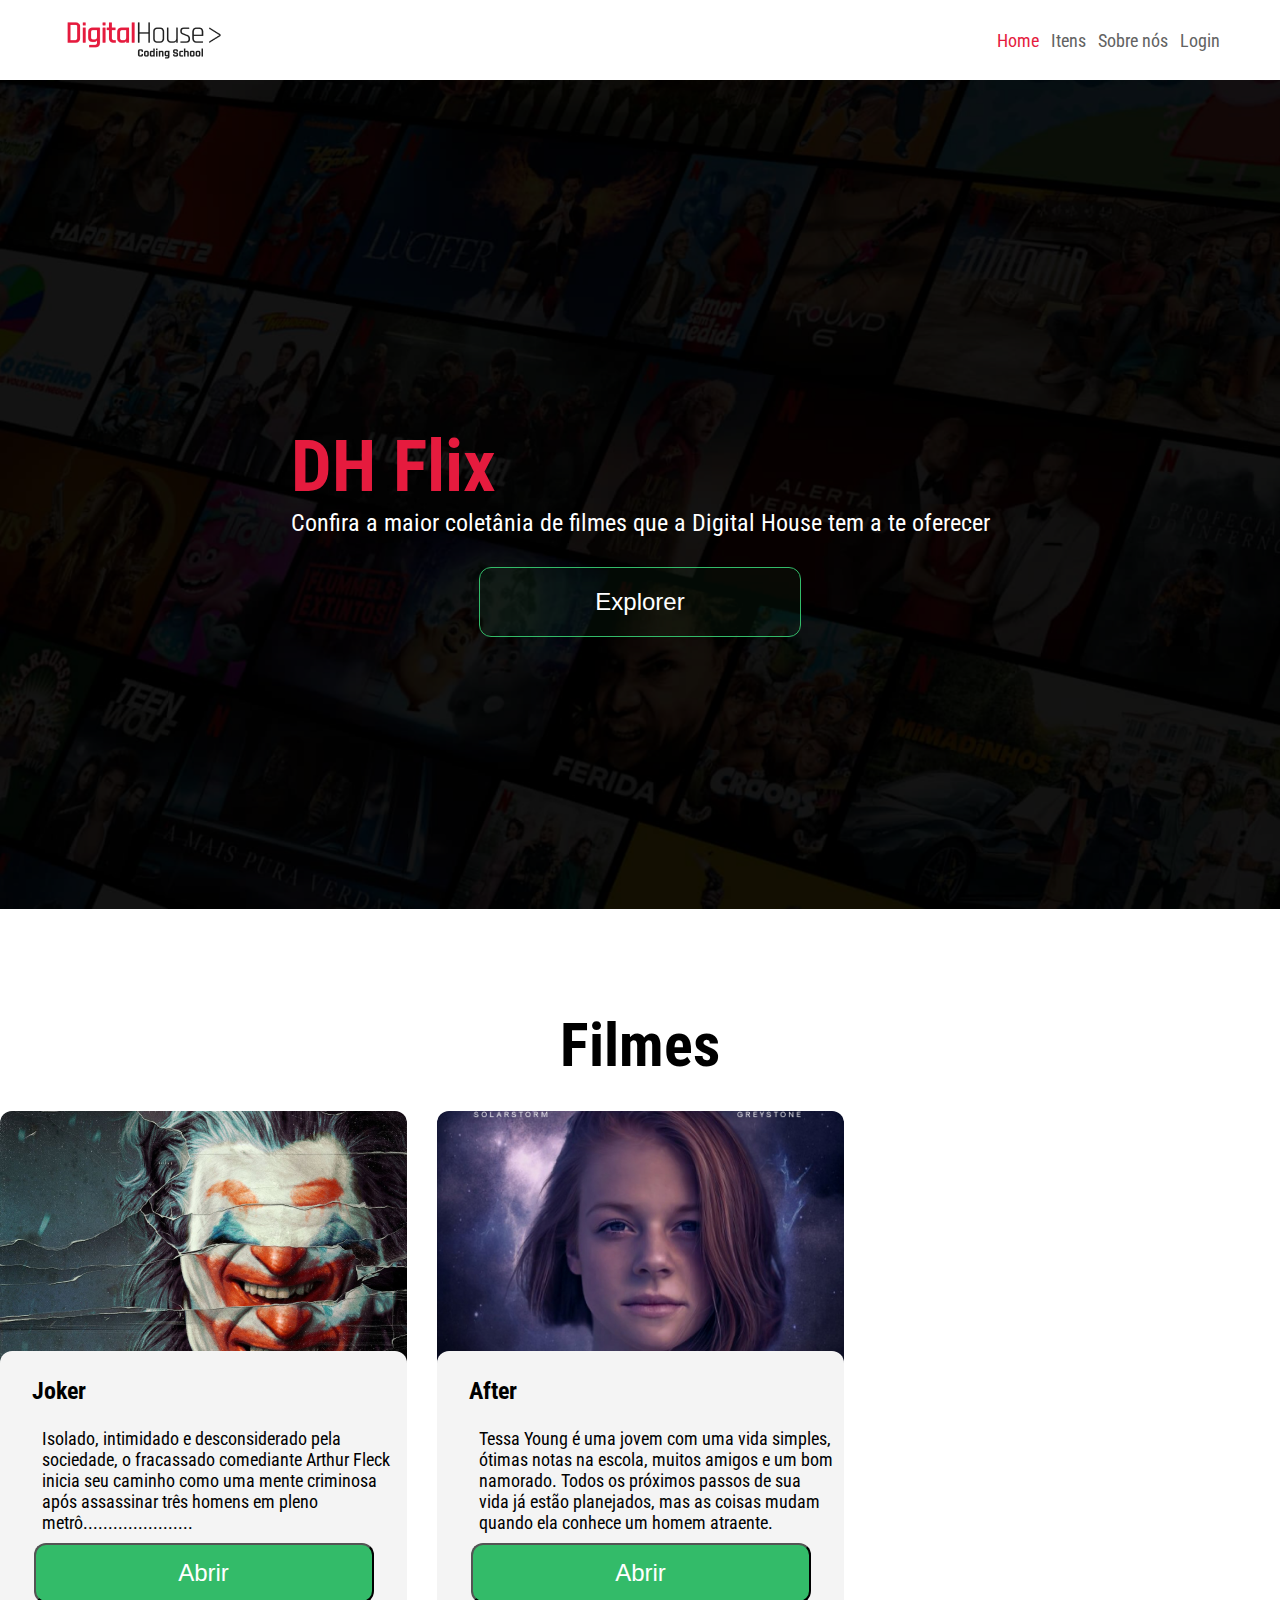
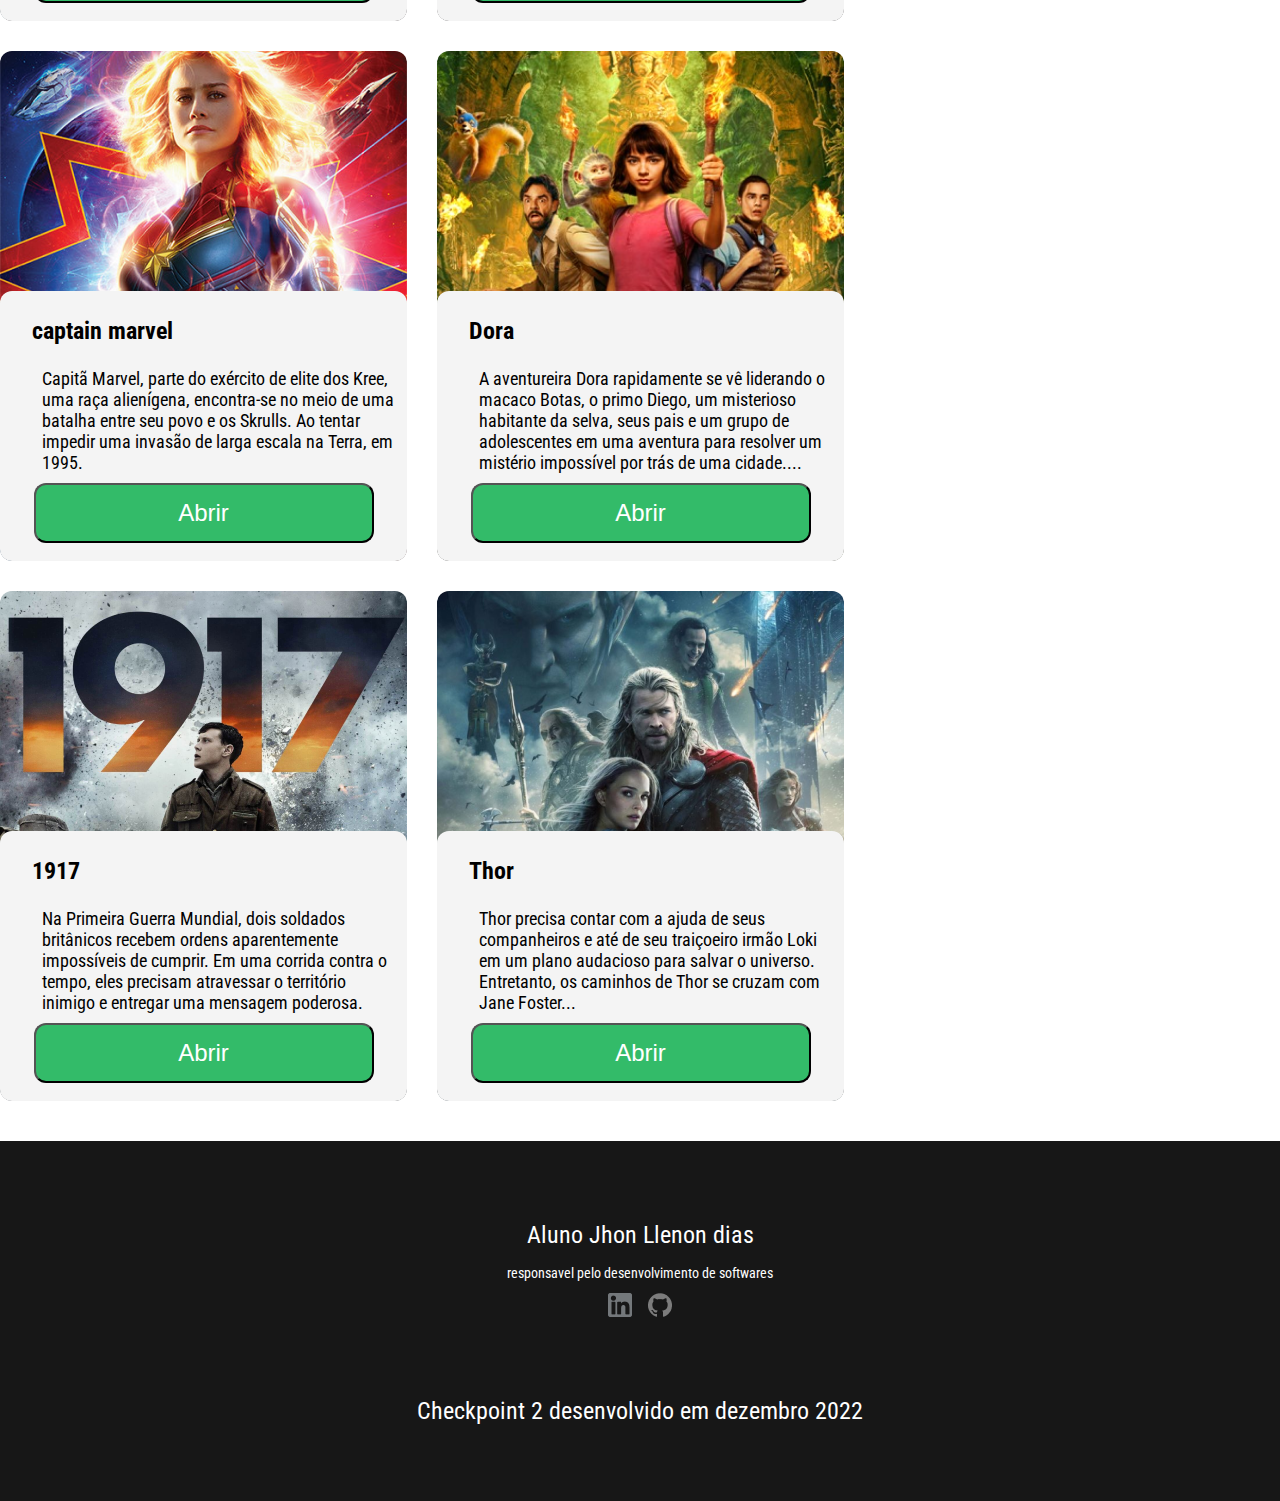
<file: index.html>
<!DOCTYPE html>
<html lang="en">
<head>
    <meta charset="UTF-8">
    <meta http-equiv="X-UA-Compatible" content="IE=edge">
    <meta name="viewport" content="width=device-width, initial-scale=1.0">
    <link rel="preconnect" href="https://fonts.googleapis.com">
    <link rel="preconnect" href="https://fonts.gstatic.com" crossorigin>
    <link href="https://fonts.googleapis.com/css2?family=Roboto+Condensed:wght@400;700&display=swap" rel="stylesheet">
    <link rel="stylesheet" href="./css/styles.css">
    <title>DH Flix</title>
</head>
<body>

    <!--Aqui começa o header-->
    <div class="header">
        <img class="logo" src="./pictures/logo.png" alt="logo digital house">
            <ul class="menu">
                <li> <a href="#" class="home-as-visited">Home</a></li>
                <li><a href="#itens"> Itens</a></li>
                <li><a href="#sobre-nos">Sobre nós</a></li>
                <li><a href="login.html">Login</a></li>
            </ul>
            <img class="menu-hamburguer" src="./pictures/menu-hamburguer.png" alt="menu hamburguer">
        </div>

    <!--Aqui começa a  home bg-->
    <section class="home">
        <div class="content">
            <h1>DH Flix</h1>
            <p>Confira a maior coletânia de filmes que a Digital House tem a te oferecer</p>
            <button class="btn"><a class="text-button" href="#itens">Explorer</a></button>
        </div>
    </section>

    <!--Aqui começa a seção de itens-->
    <section class="itens" id="itens">
        <h2>Filmes</h2>
            <div class="container">
                <div class="card">
                    <img class="image-movie" src="./pictures/joker-card.png" alt="joker">
                        <div class="content-description">
                            <h3>Joker</h3>
                            <p class="description">Isolado, intimidado e desconsiderado pela sociedade, o fracassado comediante Arthur Fleck inicia seu caminho como uma mente criminosa após assassinar três homens em pleno metrô...................... </p> 
                            <button class="btn-movie"><a class="anchor-button" href="joker.html">Abrir</a></button> 
                        </div>
                                               
                </div>

                <div class="card">
                    <img class="image-movie" src="./pictures/after.png" alt="after">
                    <div class="content-description">
                        <h3>After</h3>
                        <p class="description">Tessa Young é uma jovem com uma vida simples, ótimas notas na escola, muitos amigos e um bom namorado. Todos os próximos passos de sua vida já estão planejados, mas as coisas mudam quando ela conhece um homem atraente. </p>
                        <button class="btn-movie"><a class="anchor-button" href="joker.html">Abrir</a></button> 
                    </div>
                </div>

                <div class="card">
                    <img class="image-movie" src="./pictures/captain-marvel.png" alt="captain-marvel">
                    <div class="content-description">
                        <h3>captain marvel</h3>
                        <p class="description">Capitã Marvel, parte do exército de elite dos Kree, uma raça alienígena, encontra-se no meio de uma batalha entre seu povo e os Skrulls. Ao tentar impedir uma invasão de larga escala na Terra, em 1995.</p>
                        <button class="btn-movie"><a class="anchor-button" href="joker.html">Abrir</a></button> 
                    </div>
                </div>

                <div class="card">
                    <img class="image-movie" src="./pictures/dora.png" alt="dora">
                    <div class="content-description">
                        <h3>Dora</h3>
                        <p class="description">A aventureira Dora rapidamente se vê liderando o macaco Botas, o primo Diego, um misterioso habitante da selva, seus pais e um grupo de adolescentes em uma aventura para resolver um mistério impossível por trás de uma cidade....</p>
                        <button class="btn-movie"><a class="anchor-button" href="joker.html">Abrir</a></button> 
                    </div>
                </div>

                <div class="card">
                    <img class="image-movie" src="./pictures/1917.png" alt="1917">
                    <div class="content-description">
                        <h3>1917</h3>
                        <p class="description">Na Primeira Guerra Mundial, dois soldados britânicos recebem ordens aparentemente impossíveis de cumprir. Em uma corrida contra o tempo, eles precisam atravessar o território inimigo e entregar uma mensagem poderosa.</p>
                        <button class="btn-movie"><a class="anchor-button" href="joker.html">Abrir</a></button> 
                    </div>
                </div>

                <div class="card">
                    <img class="image-movie" src="./pictures/thor.png" alt="thor">
                    <div class="content-description">
                        <h3>Thor</h3>
                        <p class="description">Thor precisa contar com a ajuda de seus companheiros e até de seu traiçoeiro irmão Loki em um plano audacioso para salvar o universo. Entretanto, os caminhos de Thor se cruzam com Jane Foster...</p>
                        <button class="btn-movie"><a class="anchor-button" href="joker.html">Abrir</a></button> 
                    </div>
                </div>
            </div>
    </section>

    <!--Fotter-->

    <footer id="sobre-nos" >
        <div class="content-info">
            <div class="info">
                <h4>Aluno Jhon Llenon dias</h4>
                <span>responsavel pelo desenvolvimento de softwares</span>
                <div class="photo-info">
                    <img class="img-info" src="./pictures/linkedin.png" alt="linkedin"> 
                    <img class="img-info" src="./pictures/github.png" alt="github"> 
                </div>
                <h5>Checkpoint 2 desenvolvido em dezembro 2022</h5>
            </div> 
        </div>
    </footer>

    <script src="./js/styles.js"></script>
</body>
</html>
</file>
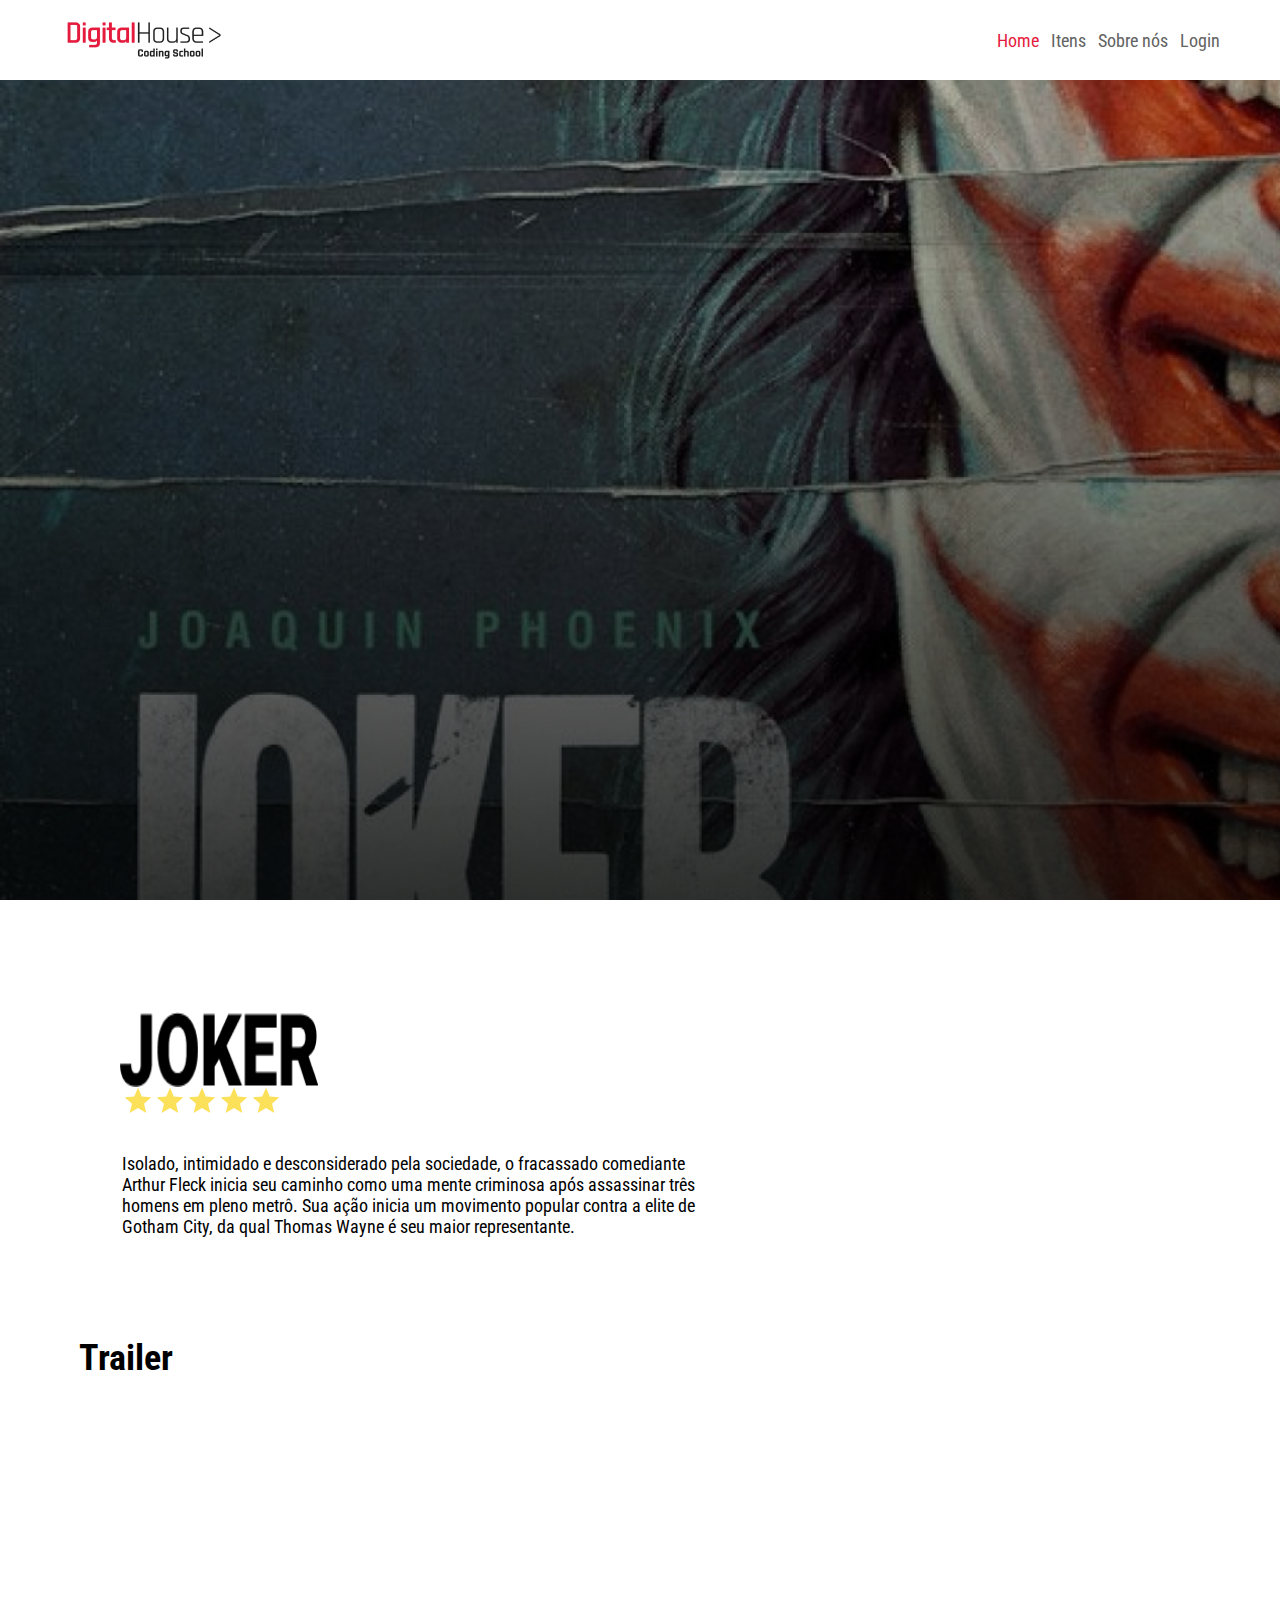
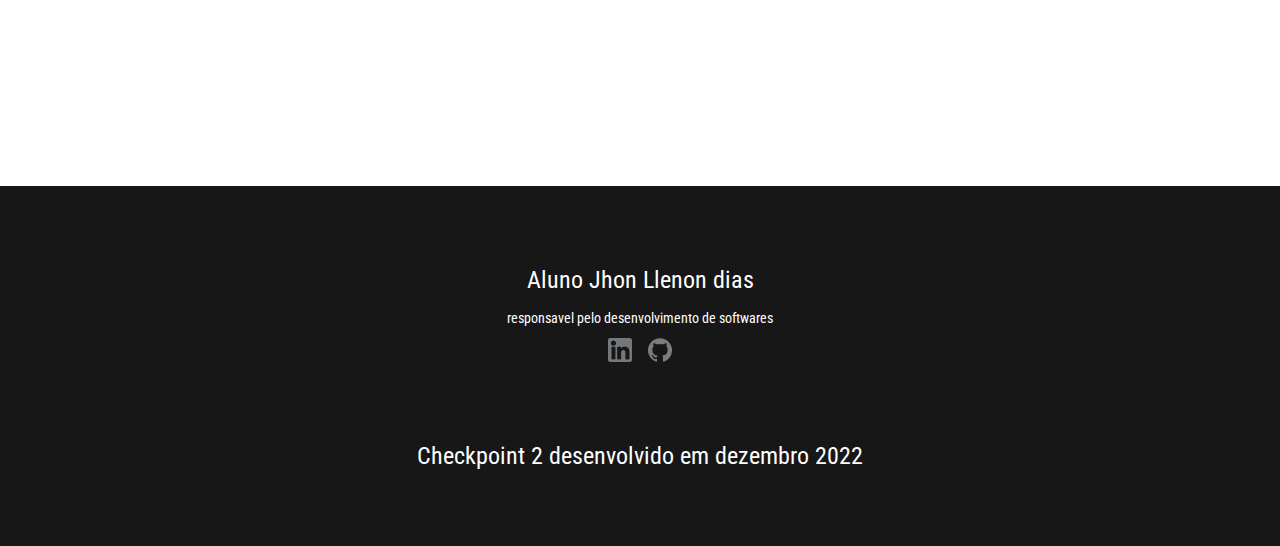
<file: joker.html>
<!DOCTYPE html>
<html lang="en">
<head>
    <meta charset="UTF-8">
    <meta http-equiv="X-UA-Compatible" content="IE=edge">
    <meta name="viewport" content="width=device-width, initial-scale=1.0">
    <link rel="preconnect" href="https://fonts.googleapis.com">
    <link rel="preconnect" href="https://fonts.gstatic.com" crossorigin>
    <link href="https://fonts.googleapis.com/css2?family=Roboto+Condensed:wght@400;700&display=swap" rel="stylesheet">
    <link rel="stylesheet" href="./css/styles.css">
    <title>DH | Joker</title>
</head>
<body>

    <!--Aqui começa o header-->
    <div class="header">
        <img src="./pictures/logo.png" alt="logo digital house">
            <ul class="menu">
                <li> <a href="index.html" class="home-as-visited">Home</a></li>
                <li><a href="#itens"> Itens</a></li>
                <li><a href="#sobre-nos">Sobre nós</a></li>
                <li><a href="login.html">Login</a></li>
            </ul>
    </div>

    <!--Aqui começa a  home bg-->
    <section class="content-movie">
        
    </section>
    <section class="sinopse" >
        <div class="container-sinopse">
            <div class="topo-joker">
                <img class="logo-joker" src="./pictures/joker-txt.png" alt="">
            </div>
            <div class="star-div" >
                <img class="star" src="./pictures/star.png" alt="">
                <img class="star" src="./pictures/star.png" alt="">
                <img class="star" src="./pictures/star.png" alt="">
                <img class="star" src="./pictures/star.png" alt="">
                <img class="star" src="./pictures/star.png" alt="">
            </div>
            <div class="sinopse-text" >
                <p class="content-sinopse">Isolado, intimidado e desconsiderado pela sociedade, o fracassado comediante Arthur Fleck inicia seu caminho como uma mente criminosa após assassinar três homens em pleno metrô. Sua ação inicia um movimento popular contra a elite de Gotham City, da qual Thomas Wayne é seu maior representante.</p>
            </div>

            <section class="trailer">
                <h6>Trailer</h6>
                <div class="movie-trailer">
                    <iframe class="width-movie" width="560" height="315" src="https://www.youtube.com/embed/zAGVQLHvwOY" title="YouTube video player" frameborder="0" allow="accelerometer; autoplay; clipboard-write; encrypted-media; gyroscope; picture-in-picture" allowfullscreen></iframe>
                </div>
            </section>
        </div>
    </section>
   
   
   
   
   
   
   
   
   
   
   
   
   
   
   
   
   
   
   
   
   
   
   
   
   
   
   
   
   
   
   
   
    <!--Fotter-->

























    <footer id="sobre-nos" >
        <div class="content-info">
            <div class="info">
                <h4>Aluno Jhon Llenon dias</h4>
                <span>responsavel pelo desenvolvimento de softwares</span>
                <div class="photo-info">
                    <img class="img-info" src="./pictures/linkedin.png" alt="linkedin"> 
                    <img class="img-info" src="./pictures/github.png" alt="github"> 
                </div>
                <h5>Checkpoint 2 desenvolvido em dezembro 2022</h5>
            </div> 
        </div>
    </footer>

    <script src="./js/styles.js"></script>
</body>
</html>
</file>
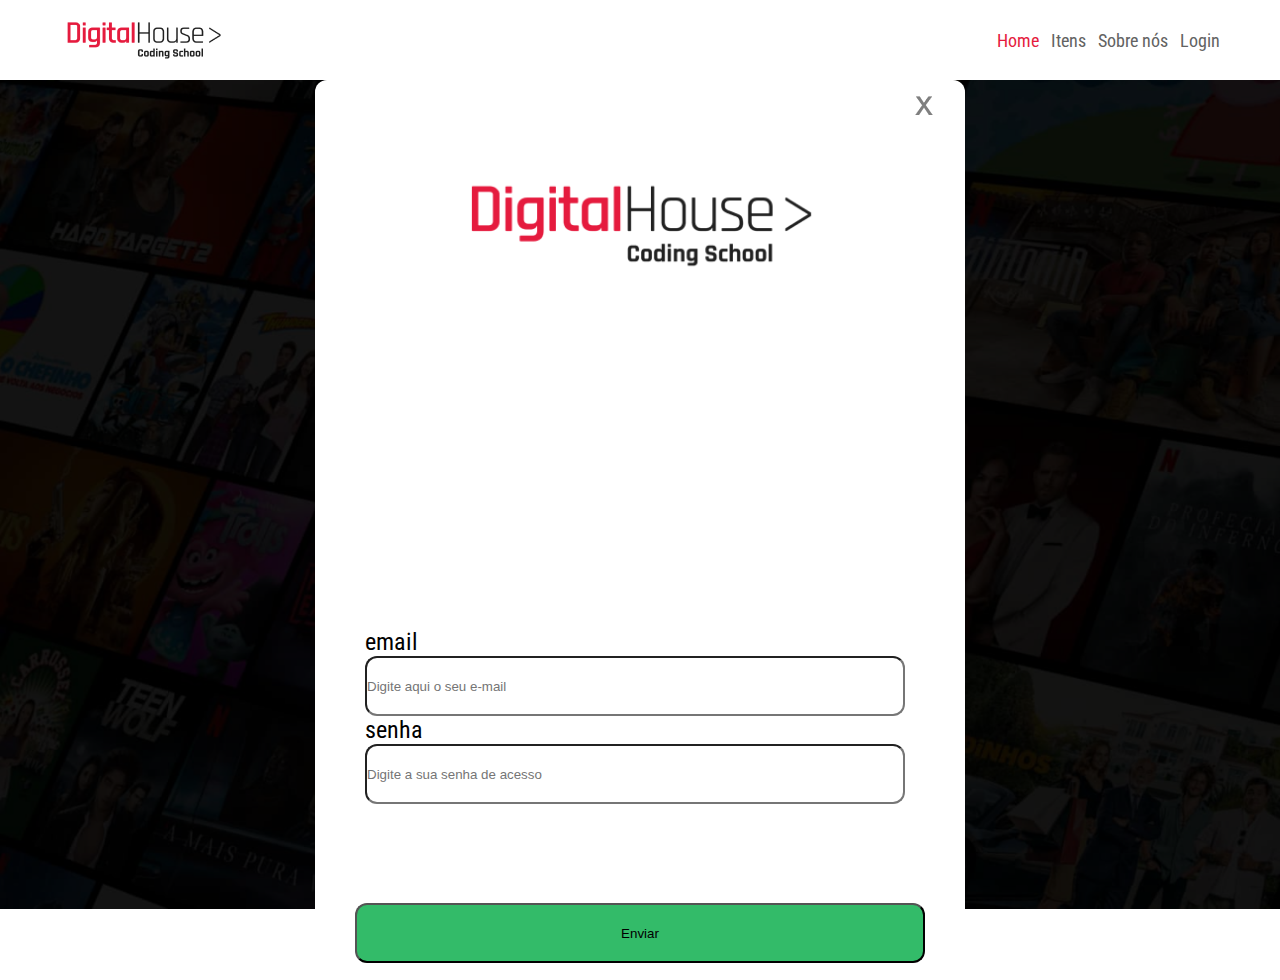
<file: login.html>
<!DOCTYPE html>
<html lang="pt-br">
<head>
    <meta charset="UTF-8">
    <meta http-equiv="X-UA-Compatible" content="IE=edge">
    <meta name="viewport" content="width=device-width, initial-scale=1.0">
    <link rel="preconnect" href="https://fonts.googleapis.com">
    <link rel="preconnect" href="https://fonts.gstatic.com" crossorigin>
    <link href="https://fonts.googleapis.com/css2?family=Roboto+Condensed:wght@400;700&display=swap" rel="stylesheet">
    <link rel="stylesheet" href="./css/styles.css">
    <title>DH | Login </title>
</head>
<body>

    <!--Aqui começa o header-->
    <div class="header">
        <img src="./pictures/logo.png" alt="logo digital house">
            <ul class="menu">
                <li> <a href="index.html" class="home-as-visited">Home</a></li>
                <li><a href="#itens"> Itens</a></li>
                <li><a href="#sobre-nos">Sobre nós</a></li>
                <li><a href="#">Login</a></li>
            </ul>
    </div>
   
    <!--Aqui começa a  home bg-->

    <section class="home"> 
        <div class="container-form">
            <div class="getout">
                <a href="index.html"> <img src="./pictures/x.png" alt="out"></a>
            </div>
           
            <div class="img-form">
                <img class="top-logo" src="./pictures/main-title.png" alt="">
            </div>
            
            <div class="form">
                <label >email</label>
                <input class="input-email"  type="email" name="email" placeholder="Digite aqui o seu e-mail">
                <label for="">senha</label>
                <input class="input-senha" type="password" name="password" placeholder="Digite a sua senha de acesso">
                <button class="send">Enviar</button>
            </div>
   </section>
</body>
</html>
</file>
<file: css/styles.css>
* {
    margin: 0;
    padding: 0;
    box-sizing: border-box;
    list-style: none;
    text-decoration: none;
}
body {
    font-family: 'Roboto Condensed', sans-serif;
}


html {
    scroll-behavior: smooth;
}
/****************
Estilos do header
****************/

.header {
    padding: 30px 60px;
    display: flex;
    justify-content: space-between;
    background-color: #ffffff;
    height: 80px;
    align-items: center;
    position:sticky;
    top: 0.1px;
    z-index: 1;
}
.header .menu {
    display:flex;
    gap: 12px;
    list-style: none;
    cursor: pointer;
}
.menu-hamburguer {
    display: none;
}
.menu li a:hover{
    color: red;
    transition: all ease-out 0,3s;
}
.menu li a:active{
    color: blue;
}

.menu li a {
    font-size: 18px;
    text-decoration: none;
    color: #626262;;
}
.menu li .home-as-visited {
    color:  #E51B3E ;
}
/*********************************
    CHAMA ITENS DO MENU HAMBURGUER
*********************************/

/****
HOME
*****/
.home {
    background-image: url('../pictures/picture-bg.png');
    background-size: cover;
    background-repeat: no-repeat;
    background-attachment: fixed;
    min-height: 100vh;
    display: flex;
    
    
}
.home .content {
    display: flex;
    align-items: center;
    justify-content: center;
    margin: 0 auto;
    flex-direction: column;
    
}

h1 {
    align-self: flex-start;
    color: #e51b3e;
    font-size: 72px;
    margin-bottom: 0;
}
p {
    font-size: 24px;
    color: #ffffff;
}

.btn {
    display: flex;
    margin-top: 30px;
    width: 322px;
    height: 70px;
    border: 1px solid #33BB69;
    border-radius: 12px;
    background: rgba(51, 187, 105, 0.05);
}
.content .btn:hover {
    background-color: rgba(51, 187, 105, 0.2);
}

.btn .text-button {
    align-self: center;
    margin: 0 auto;
    color: #ffffff;
    font-size: 24px; 
}

/************
Itens Section
************/

.itens h2 {
    text-align: center;
    font-size: 60px;
    color: #000000;
    margin-top: 30px;
    margin-bottom: 30px;
}
.container {
    display: flex;
    gap: 30px;
    flex-wrap: wrap;
}
.container .card {
    position: relative;
    width: 407px;
    height: 510px;
    display: flex;
    flex-direction: column;
   
   
}

.container .card .image-movie {
    width: 407px;
    height: 510px;
    object-fit: cover;
    border-radius: 12px;
}
.card .content-description {
    display: flex;
    position: absolute;
    background: #F4F4F4;
    bottom: 0;
    border-top-right-radius: 12px;
    border-top-left-radius: 12px;
    border-bottom-left-radius: 12px;
    border-bottom-right-radius: 12px;

    height: 270px;
    text-overflow: ellipsis;
    overflow: hidden;
    object-fit: contain;
    flex-direction: column;
   
}

h3 {
    margin: 26px auto 13px 32px;
    font-size: 24px;
}

.card .content-description .description {
    margin-left: 32px;
    text-align: start;
    color: #000000;
    font-size: 18px;
    padding: 10px;
    text-overflow: clip;
    text-overflow: ellipsis;
    overflow: hidden;
}

.card .content-description .btn-movie {
    display: flex;
    width: 340px;
    height: 60px;
    margin: 0 auto;
    border-radius: 12px;
    background: #33BB69;
    margin-bottom: 0px;

}
.card .btn-movie:hover {
    background-color: rgb(19, 214, 19);
    transition: all ease-in-out 0,3s;
    
}
.card .btn-movie .anchor-button {
    align-self: center;
    margin: 0 auto;
    font-size: 24px;
    color: #ffffff ;
}



/******************
footer informações
*****************/

footer {
   display: flex;
    margin-top: 40px;
    background: #171717;
    height: 360px;
}
.content-info {
    display: flex;
    margin: 0 auto;

}
.content-info .info {
    display: flex;
    flex-direction: column;
}
.content-info .info .photo-info {
    display: flex;
    align-self: center;
    gap: 16px;
   
}
.content-info .info .img-info {
    width: 24px;
    height: 24px;
    margin-bottom: 80px;
}
h4 {
    align-self: center;
    color: #ffffff;
    font-weight:400;
    font-size: 24px;
    margin-top: 80px;
    margin-bottom: 16px;
}
h5 {
    font-size: 24px;
    color: #ffffff;
    font-weight: 400;
    
}
span {
    font-size: 14px;
    color: #ffffff;
    margin-bottom: 12px;
    align-self: center;
}

/*****************
ESTILOS DO FORM
*****************/
.container-form {
    position: relative;
    display: flex;
    margin: 0 auto;
    width: 650px;
    min-height: 630px;
    background: #ffffff;
    border-radius:12px;
    
    
}

.container-form .img-form {
    display: flex;
    margin: 0 auto;
    margin-top: 90px;
}
.container-form .getout {
    display: flex;
    position: absolute;
    top: 16px;
    right: 32px;
    
}
.container-form .img-form .top-logo {
    width: 370px;
    height: 110px;
}
.container-form .form {
    position: absolute;
    bottom: 176px;
    flex-direction: column;
    display: flex;


}
.input-email {
    width: 540px;
    height: 60px;
    border-radius: 12px;
    margin-left: 50px;
}
.input-senha {
    width: 540px;
    height: 60px;
    border-radius: 12px;
    margin-left: 50px;
}
label {
    margin-left: 50px;
    font-size: 24px;
}
.send {
    position: absolute;
    width: 570px;
    bottom: 0px;
    top: 275px;
    height: 60px;
    border-radius: 12px;
    background-color: 
    #33BB69;
    left: 40px;
}
.send:hover {
    background-color: rgb(19, 214, 19);
    transition: all ease-in-out 0,3s;
    
}

/***********************
ESTILOS ESCOLHA DO FILME
***********************/

.content-movie {
    background-image: url("../pictures/bg-joker.png");
    background-size: cover;
    min-height: 100vh;
    background-attachment: fixed;
    
}
.sinopse {
    display: flex;

}
.container-sinopse .logo-joker {
    width: 199px;
    height: 75px;
    left: 122px;
}
.container-sinopse .topo-joker {
    display: flex;
    margin-top: 32px;
    margin-left: 120px;

}

.star-div {
    margin-left: 124px;

}
.star-div.star {
    width: 8.33%;
    height: 8.33% ;
    
}
.sinopse-text {
    margin-top: 36px ;
    display: flex;
    height: 84px;
    width: 600px;
    margin-left: 122px;
}
.sinopse-text .content-sinopse {
    font-size: 18px;
    color: #000000;
}
.movie-trailer {
    text-align: center;
    margin-bottom: 32px;
}

h6 {
    text-align: center;
    margin-top: 100px;
    margin-bottom: 16px;
    font-size: 36px;
    margin-left: -470px;
}

/***************************
MEDIA QUERIES
**************************/

@media (max-width: 550px){
    .header .menu {
        display:none;
    }
   .menu-hamburguer {
        position: absolute;
        display: block;
        right: 30px;
        top: 34px;
        bottom: 34px;
    }
    
}
@media (max-width: 500px){
    .home {
        object-fit: contain;
        background-size: cover;
    }
    .btn {
    display: flex;
    margin-top: 30px;
    width: 250px;
    height: 70px;
    border: 1px solid #33BB69;
    border-radius: 12px;
    background: rgba(51, 187, 105, 0.05);
    }
    
    .container .card {
        width: fit-content;
    }
    h5 {
        text-align: center;
    }
    .logo{
        position: absolute;
        left: 20px;
    }
    h1 {
        font-size: 40px;
    }
    p {
        font-size: 30px;
    }
    .itens h2 {
    text-align: center;
    font-size: 40px;
    color: #000000;
    margin-top: 30px;
    margin-bottom: 30px;
    }
}
@media (max-width: 710px) {
    .sinopse-text{
    margin-top: 36px;
    display: flex;
    height: 84px;
    width: 600px;
    margin-left: 20px;
    text-overflow: clip;
    object-fit: contain;
    }

    .container-sinopse .logo-joker {
        width: 199px;
        height: 75px;
        left: 20px;
    }
    .container-sinopse .topo-joker {
        display: flex;
        margin-top: 32px;
        margin-left: 20px;
    
    }
    .star-div {
        margin-left: 20px;
    
    }
    h6{
        margin: 0 auto;
        margin-top: 20px;
        margin-bottom: 20px;
    }
    
}
@media(max-width: 620px){
    .sinopse-text{
        margin-top: 36px;
        display: flex;
        height: 84px;
        width: 300px;
        margin-left: 20px;
        text-overflow: clip;
        object-fit: contain;
        margin-bottom: 100px;

        }
        .sinopse-text .content-sinopse {
            text-overflow: clip;
            text-overflow: ellipsis;
        }

        .header .menu {
            display: none;
        }
       .movie-trailer {
            display: flex;
            text-align: center;
            margin-bottom: 32px;
            margin-left: 15px;
            
        }
        .width-movie {
            width: 350px;
            text-align: center; 
            margin-left: 5px;
        }
        .container .card .image-movie {
        width: 350px;
        height: 510px;
        object-fit: cover;
        border-radius: 12px;
        }
        .content-description {
        display: flex;
        position: absolute;
        background: #F4F4F4;
        bottom: 0;
        border-top-right-radius: 12px;
        border-top-left-radius: 12px;
        border-bottom-left-radius: 12px;
        border-bottom-right-radius: 12px;
        width: 350px;
        height: 270px;
        text-overflow: ellipsis;
        overflow: hidden;
        object-fit: contain;
        flex-direction: column
        }
        .card .content-description .btn-movie  {
            display: flex;
            width: 250px;
            height: 60px;
            margin: 0 auto;
            border-radius: 12px;
            background: #33BB69;
            margin-bottom: 0px;
        
        }
}
</file>
